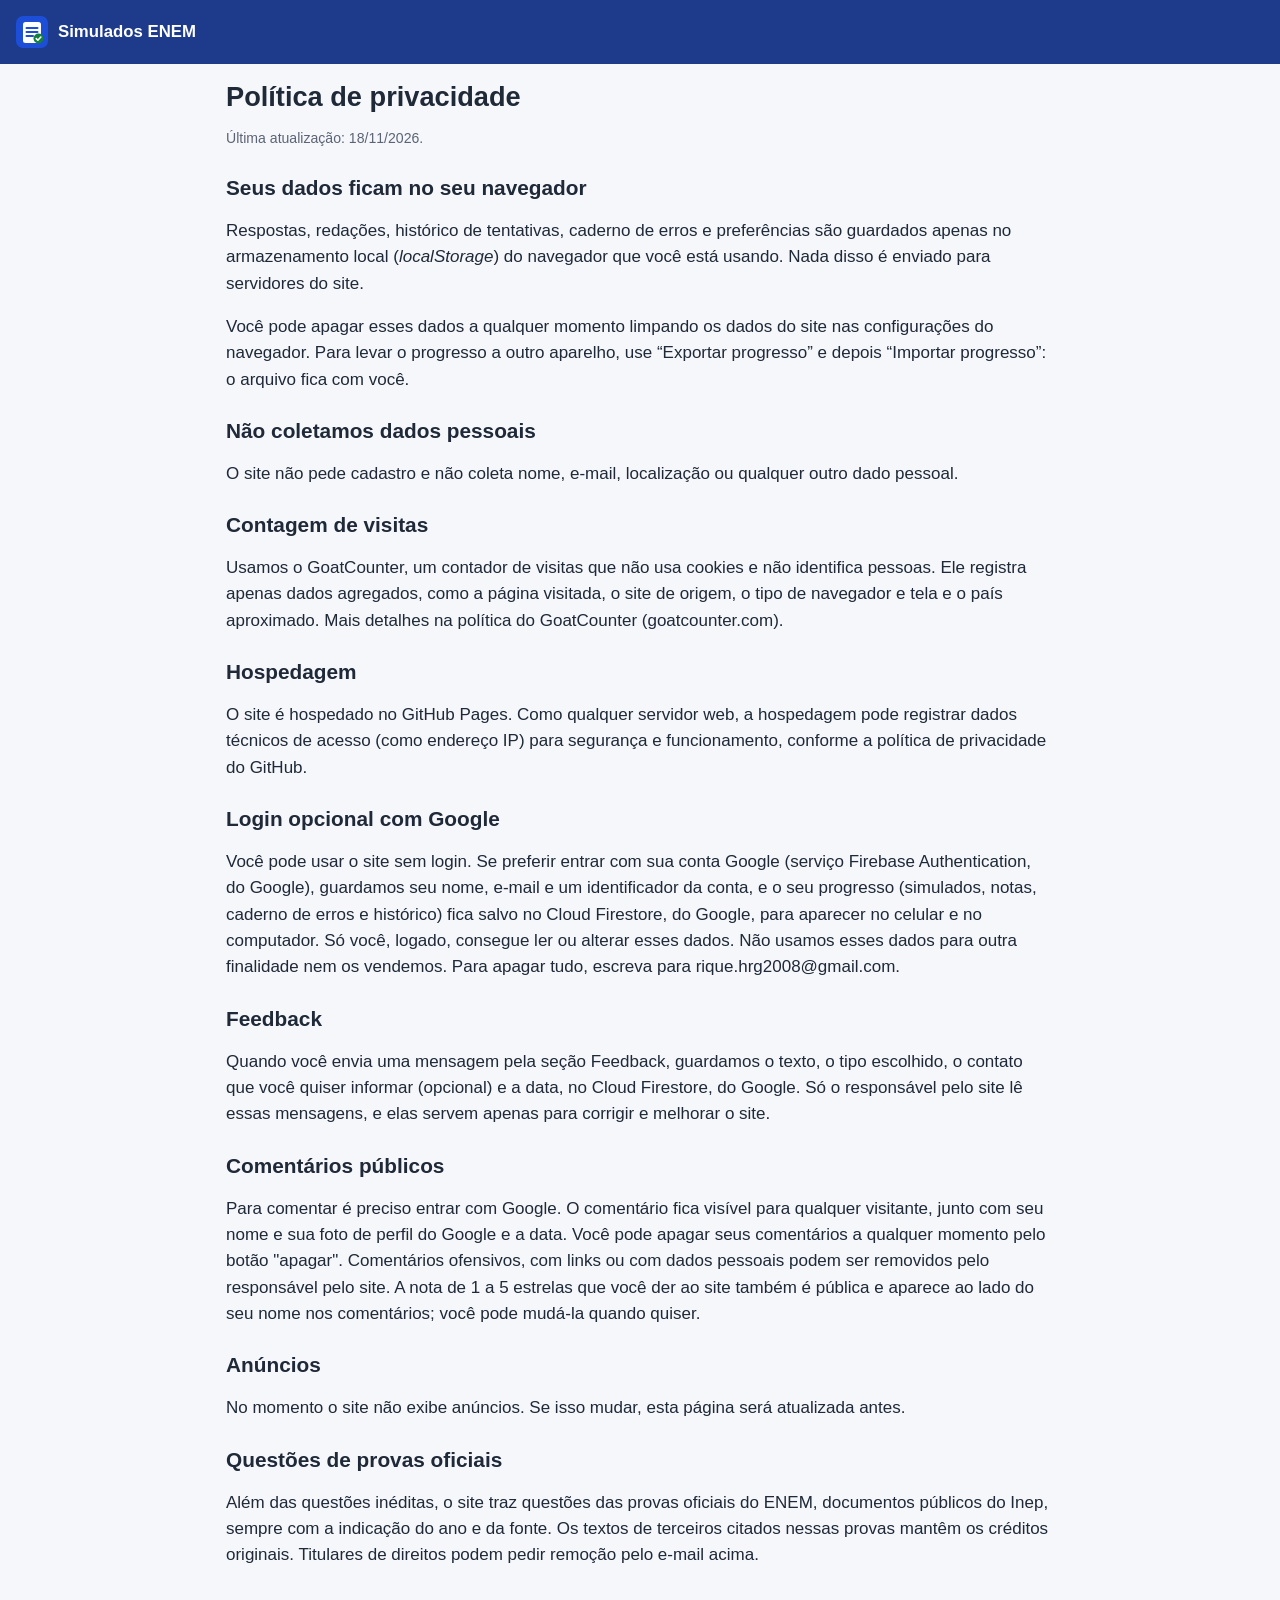
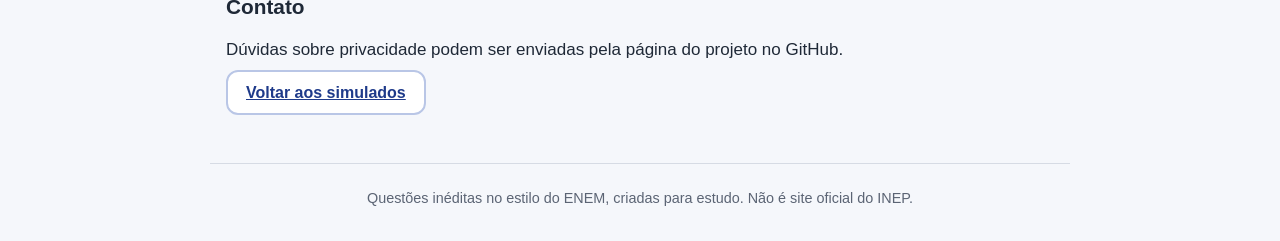
<file: privacidade.html>
<!DOCTYPE html>
<html lang="pt-BR">
<head>
<meta charset="utf-8">
<meta name="viewport" content="width=device-width, initial-scale=1, viewport-fit=cover">
<title>Política de privacidade | Simulados ENEM</title>
<meta name="description" content="Como o site Simulados ENEM trata seus dados: o progresso fica salvo só no seu navegador, sem coleta de dados pessoais.">
<meta name="robots" content="index, follow">
<meta name="theme-color" content="#1d4ed8">
<link rel="canonical" href="https://rique0tn.github.io/simulados-enem/privacidade.html">
<link rel="icon" href="favicon.svg" type="image/svg+xml">
<link rel="stylesheet" href="css/style.css">
<script data-goatcounter="https://simulados-enem.goatcounter.com/count" async src="//gc.zgo.at/count.js"></script>
</head>
<body>
<header class="topo">
  <a href="./" class="marca" aria-label="Simulados ENEM – início"><img src="favicon.svg" alt="" width="32" height="32"><span>Simulados ENEM</span></a>
</header>
<main id="conteudo" class="pagina-texto">
  <h1>Política de privacidade</h1>
  <p class="nota-peq">Última atualização: 18/11/2026.</p>
  <h2>Seus dados ficam no seu navegador</h2>
  <p>Respostas, redações, histórico de tentativas, caderno de erros e preferências são guardados apenas no armazenamento local (<em>localStorage</em>) do navegador que você está usando. Nada disso é enviado para servidores do site.</p>
  <p>Você pode apagar esses dados a qualquer momento limpando os dados do site nas configurações do navegador. Para levar o progresso a outro aparelho, use “Exportar progresso” e depois “Importar progresso”: o arquivo fica com você.</p>
  <h2>Não coletamos dados pessoais</h2>
  <p>O site não pede cadastro e não coleta nome, e-mail, localização ou qualquer outro dado pessoal.</p>
  <h2>Contagem de visitas</h2>
  <p>Usamos o GoatCounter, um contador de visitas que não usa cookies e não identifica pessoas. Ele registra apenas dados agregados, como a página visitada, o site de origem, o tipo de navegador e tela e o país aproximado. Mais detalhes na política do GoatCounter (goatcounter.com).</p>
  <h2>Hospedagem</h2>
  <p>O site é hospedado no GitHub Pages. Como qualquer servidor web, a hospedagem pode registrar dados técnicos de acesso (como endereço IP) para segurança e funcionamento, conforme a política de privacidade do GitHub.</p>
  <h2>Login opcional com Google</h2>
  <p>Você pode usar o site sem login. Se preferir entrar com sua conta Google (serviço Firebase Authentication, do Google), guardamos seu nome, e-mail e um identificador da conta, e o seu progresso (simulados, notas, caderno de erros e histórico) fica salvo no Cloud Firestore, do Google, para aparecer no celular e no computador. Só você, logado, consegue ler ou alterar esses dados. Não usamos esses dados para outra finalidade nem os vendemos. Para apagar tudo, escreva para rique.hrg2008@gmail.com.</p>
  <h2>Feedback</h2>
  <p>Quando você envia uma mensagem pela seção Feedback, guardamos o texto, o tipo escolhido, o contato que você quiser informar (opcional) e a data, no Cloud Firestore, do Google. Só o responsável pelo site lê essas mensagens, e elas servem apenas para corrigir e melhorar o site.</p>
  <h2>Comentários públicos</h2>
  <p>Para comentar é preciso entrar com Google. O comentário fica visível para qualquer visitante, junto com seu nome e sua foto de perfil do Google e a data. Você pode apagar seus comentários a qualquer momento pelo botão "apagar". Comentários ofensivos, com links ou com dados pessoais podem ser removidos pelo responsável pelo site. A nota de 1 a 5 estrelas que você der ao site também é pública e aparece ao lado do seu nome nos comentários; você pode mudá-la quando quiser.</p>
  <h2>Anúncios</h2>
  <p>No momento o site não exibe anúncios. Se isso mudar, esta página será atualizada antes.</p>
  <h2>Questões de provas oficiais</h2>
  <p>Além das questões inéditas, o site traz questões das provas oficiais do ENEM, documentos públicos do Inep, sempre com a indicação do ano e da fonte. Os textos de terceiros citados nessas provas mantêm os créditos originais. Titulares de direitos podem pedir remoção pelo e-mail acima.</p>
  <h2>Contato</h2>
  <p>Dúvidas sobre privacidade podem ser enviadas pela página do projeto no GitHub.</p>
  <p><a class="btn btn-sec" href="./">Voltar aos simulados</a></p>
</main>
<footer class="rodape">
  <p>Questões inéditas no estilo do ENEM, criadas para estudo. Não é site oficial do INEP.</p>
</footer>
</body>
</html>
</file>
<file: css/style.css>
:root{
  --azul:#1d4ed8; --azul-esc:#1e3a8a; --azul-claro:#e8efff;
  --verde:#15803d; --verde-claro:#e7f6ec; --vermelho:#b91c1c; --vermelho-claro:#fdecec;
  --amarelo:#a16207; --amarelo-claro:#fef6dc;
  --texto:#1f2937; --suave:#5b6474; --borda:#d6dbe4; --fundo:#f5f7fb; --branco:#fff;
  --raio:14px; --sombra:0 1px 3px rgba(16,24,40,.08),0 1px 2px rgba(16,24,40,.04);
  --fonte:-apple-system,BlinkMacSystemFont,"Segoe UI",Roboto,"Helvetica Neue",Arial,sans-serif;
}
*{box-sizing:border-box}
html{-webkit-text-size-adjust:100%}
body{margin:0;font-family:var(--fonte);color:var(--texto);background:var(--fundo);line-height:1.55;font-size:17px;
  padding-bottom:env(safe-area-inset-bottom)}
img{max-width:100%}
h1,h2,h3{line-height:1.25;margin:0 0 .5em}
h1{font-size:1.7rem} .h2,h2{font-size:1.3rem} .h3{font-size:1.1rem}
small{font-weight:400;color:var(--suave)}
a{color:var(--azul)}
[hidden]{display:none!important}
.pular{position:absolute;left:-999px;top:0;background:#000;color:#fff;padding:8px 12px;z-index:100}
.pular:focus{left:8px}
:focus-visible{outline:3px solid #f59e0b;outline-offset:2px}

.topo{background:var(--azul-esc);color:#fff;padding:10px 16px;padding-top:calc(10px + env(safe-area-inset-top))}
.marca{display:inline-flex;align-items:center;gap:10px;color:#fff;text-decoration:none;font-weight:700;font-size:1.05rem;min-height:44px}
main{max-width:860px;margin:0 auto;padding:16px}
.tela{animation:surge .15s ease-out}
@keyframes surge{from{opacity:.4}to{opacity:1}}

.hero{padding:8px 0 4px}
.sub{color:var(--suave);font-size:1.02rem}
.cartoes{display:grid;gap:14px;grid-template-columns:1fr;margin:14px 0}
@media(min-width:720px){.cartoes{grid-template-columns:1fr 1fr}}
.cartao{background:var(--branco);border:1px solid var(--borda);border-radius:var(--raio);padding:16px;box-shadow:var(--sombra)}
.cartao h2{font-size:1.2rem}
.status{font-weight:600;color:var(--azul-esc)}
.acoes{display:flex;flex-wrap:wrap;gap:10px;margin-top:10px}
.centro{text-align:center;margin:8px 0 16px}
.ferramentas{background:var(--branco);border:1px solid var(--borda);border-radius:var(--raio);padding:16px;margin:16px 0}
.info section{margin:22px 0}
.info li{margin-bottom:8px}
details{background:var(--branco);border:1px solid var(--borda);border-radius:10px;padding:12px 14px;margin:8px 0}
summary{cursor:pointer;font-weight:600;min-height:28px}
.nota-peq{font-size:.88rem;color:var(--suave)}

.btn{appearance:none;-webkit-appearance:none;border:2px solid transparent;border-radius:12px;padding:12px 18px;font-size:1rem;font-weight:600;
  min-height:48px;cursor:pointer;font-family:inherit;touch-action:manipulation;line-height:1.2}
.btn-pri{background:var(--azul);color:#fff}
.btn-pri:hover{background:#1e40af}
.btn-sec{background:var(--branco);color:var(--azul-esc);border-color:#b9c6e6}
.btn-sec:hover{background:var(--azul-claro)}
.btn-perigo{background:var(--vermelho);color:#fff}
.btn-peq{min-height:44px;padding:8px 12px;font-size:.95rem}
.btn:disabled{opacity:.5;cursor:not-allowed}
.btn-x{background:none;border:0;font-size:2rem;line-height:1;min-width:48px;min-height:48px;cursor:pointer;color:var(--suave)}

fieldset{border:1px solid var(--borda);border-radius:12px;padding:12px 14px;margin:0 0 14px}
legend{font-weight:700;padding:0 6px}
.opcao{display:flex;align-items:center;gap:10px;min-height:48px;font-size:1.05rem;cursor:pointer}
.opcao input{width:22px;height:22px}
.interruptor{display:flex;align-items:center;gap:12px;min-height:48px;cursor:pointer}
.interruptor input{appearance:none;-webkit-appearance:none;width:52px;height:30px;border-radius:30px;background:#c5ccd8;position:relative;flex:none;cursor:pointer;transition:background .15s;margin:0}
.interruptor input::after{content:"";position:absolute;top:3px;left:3px;width:24px;height:24px;border-radius:50%;background:#fff;box-shadow:0 1px 2px rgba(0,0,0,.3);transition:left .15s}
.interruptor input:checked{background:var(--verde)}
.interruptor input:checked::after{left:25px}
.interruptor.mini span{font-weight:600;font-size:.95rem}

.aviso{background:var(--amarelo-claro);color:#713f12;border-bottom:1px solid #f1d58a;padding:10px 16px;font-size:.95rem}

/* prova */
.barra-prova{position:sticky;top:0;z-index:10;background:var(--fundo);padding:8px 0 10px;border-bottom:1px solid var(--borda);margin:-16px -16px 12px;padding-left:16px;padding-right:16px;padding-top:calc(8px + env(safe-area-inset-top))}
.barra-linha{display:flex;align-items:center;justify-content:space-between;gap:8px;flex-wrap:wrap}
.barra-linha + .barra-linha{margin-top:6px}
.barra-linha h1{margin:0}
.cronometro{font-variant-numeric:tabular-nums;font-weight:700;background:var(--branco);border:1px solid var(--borda);border-radius:10px;padding:4px 10px}
.salvo{font-size:.85rem;color:var(--suave)}
.area-questao{background:var(--branco);border:1px solid var(--borda);border-radius:var(--raio);padding:16px;box-shadow:var(--sombra);outline:none}
.q-cab{display:flex;justify-content:space-between;gap:8px;align-items:baseline;flex-wrap:wrap;margin-bottom:8px}
.q-num{font-weight:800;font-size:1.15rem;color:var(--azul-esc)}
.q-area{font-size:.85rem;color:var(--suave)}
.texto-base p{margin:0 0 .7em}
.texto-base .rotulo{font-weight:700;margin-top:.8em}
.texto-base .descricao{background:#f2f4f8;border-left:4px solid #9aa6bd;padding:10px 12px;border-radius:6px;font-style:italic;color:#374151}
.texto-base table{border-collapse:collapse;margin:.4em 0 1em;width:100%;font-size:.95rem}
.texto-base th,.texto-base td{border:1px solid var(--borda);padding:6px 8px;text-align:left}
.texto-base th{background:var(--azul-claro)}
.fonte{font-size:.8rem;color:var(--suave);text-align:right;margin:-.2em 0 1em}
.enunciado{font-weight:600;margin:12px 0}
.alternativas{border:0;padding:0;margin:0}
.alt{display:flex;gap:12px;align-items:flex-start;border:2px solid var(--borda);border-radius:12px;padding:12px;margin:8px 0;cursor:pointer;min-height:52px;background:#fff;transition:border-color .1s,background .1s}
.alt input{position:absolute;opacity:0;width:1px;height:1px}
.alt .letra{flex:none;width:32px;height:32px;border-radius:50%;border:2px solid #9aa6bd;display:flex;align-items:center;justify-content:center;font-weight:800}
.alt:hover{border-color:#9db0dc}
.alt.sel{border-color:var(--azul);background:var(--azul-claro)}
.alt.sel .letra{background:var(--azul);border-color:var(--azul);color:#fff}
.alt input:focus-visible + .letra{outline:3px solid #f59e0b;outline-offset:2px}
.alt.certa{border-color:var(--verde);background:var(--verde-claro)}
.alt.certa .letra{background:var(--verde);border-color:var(--verde);color:#fff}
.alt.errada{border-color:var(--vermelho);background:var(--vermelho-claro)}
.alt.errada .letra{background:var(--vermelho);border-color:var(--vermelho);color:#fff}
.alt.bloq{cursor:default}
.feedback{border-radius:12px;padding:12px 14px;margin-top:12px}
.feedback.ok{background:var(--verde-claro);border:1px solid #a7dcb6}
.feedback.erro{background:var(--vermelho-claro);border:1px solid #f0b4b4}
.feedback.neutro{background:#f2f4f8;border:1px solid var(--borda)}
.feedback strong{display:block;margin-bottom:4px}
.limpar{margin-top:6px}
.nav-prova{position:sticky;bottom:0;display:flex;gap:10px;justify-content:space-between;background:var(--fundo);padding:10px 0;padding-bottom:calc(10px + env(safe-area-inset-bottom));margin-top:12px;border-top:1px solid var(--borda)}
.nav-prova .btn{flex:1}

/* grade */
.modal{position:fixed;inset:0;background:rgba(15,23,42,.55);z-index:50;display:flex;align-items:flex-end;justify-content:center}
@media(min-width:720px){.modal{align-items:center}}
.modal-caixa{background:#fff;width:100%;max-width:640px;max-height:88vh;overflow:auto;border-radius:18px 18px 0 0;padding:16px;padding-bottom:calc(16px + env(safe-area-inset-bottom))}
@media(min-width:720px){.modal-caixa{border-radius:18px}}
.modal-topo{display:flex;justify-content:space-between;align-items:center}
.grade{display:grid;grid-template-columns:repeat(auto-fill,minmax(48px,1fr));gap:6px}
.grade .sec{grid-column:1/-1;font-weight:700;margin-top:8px;color:var(--azul-esc)}
.cel{min-height:48px;border-radius:10px;border:2px solid var(--borda);background:#fff;font-weight:700;font-size:.95rem;cursor:pointer;font-family:inherit;color:var(--texto)}
.cel.r{background:var(--azul-claro);border-color:#9db0dc}
.cel.c{background:var(--verde-claro);border-color:var(--verde)}
.cel.e{background:var(--vermelho-claro);border-color:var(--vermelho)}
.cel.atual{outline:3px solid #f59e0b}
.cel.red{grid-column:span 3}
.legenda{font-size:.85rem;color:var(--suave);display:flex;flex-wrap:wrap;gap:6px 10px;align-items:center}
.lg{display:inline-block;width:14px;height:14px;border-radius:4px;border:2px solid var(--borda);vertical-align:middle}
.lg-r{background:var(--azul-claro);border-color:#9db0dc}.lg-c{background:var(--verde-claro);border-color:var(--verde)}.lg-e{background:var(--vermelho-claro);border-color:var(--vermelho)}
.lista-botoes{display:flex;flex-direction:column;gap:10px;margin-top:10px}

/* redação */
.folha{border:2px solid var(--borda);border-radius:12px;background:#fffef9;overflow:hidden;box-shadow:0 1px 3px rgba(0,0,0,.06)}
.folha:focus-within{border-color:var(--azul)}
.folha-cab{display:flex;justify-content:space-between;padding:8px 14px;font-size:.78rem;letter-spacing:.04em;text-transform:uppercase;color:#8a7f5a;background:#f7f2df;border-bottom:1px solid #e8e0c2}
.redacao textarea{display:block;width:100%;box-sizing:border-box;height:calc(30 * 30px + 16px);min-height:320px;max-height:75vh;font-family:Georgia,"Times New Roman",serif;font-size:17px;line-height:30px;border:0;border-radius:0;padding:8px 16px 8px 44px;resize:vertical;color:#1d1d1d;
  background-color:#fffef9;background-image:linear-gradient(to right,transparent 33px,#f2b8b8 33px,#f2b8b8 35px,transparent 35px),repeating-linear-gradient(to bottom,transparent 0,transparent 29px,#e6dfc6 29px,#e6dfc6 30px);background-position:0 0,0 8px;background-size:100% 100%,100% 30px;background-attachment:local,local}
@media (max-width:480px){.redacao textarea{font-size:16px;padding-left:30px;background-image:linear-gradient(to right,transparent 21px,#f2b8b8 21px,#f2b8b8 23px,transparent 23px),repeating-linear-gradient(to bottom,transparent 0,transparent 29px,#e6dfc6 29px,#e6dfc6 30px);max-height:65vh}}
.medidor{margin:10px 0 2px}
.medidor-barra{position:relative;height:8px;border-radius:99px;background:#e9edf5;overflow:visible}
.medidor-barra span{display:block;height:100%;border-radius:99px;background:var(--verde);transition:width .2s}
.medidor-barra span.alerta{background:var(--vermelho)}
.medidor-barra i{position:absolute;top:-3px;width:2px;height:14px;background:#7a869a}
.medidor-leg{position:relative;display:flex;justify-content:space-between;font-size:.75rem;color:#6b778c;margin-top:4px;height:1em}
.medidor-leg span:nth-child(2){position:absolute;transform:translateX(-50%)}
.redacao textarea:focus{border-color:var(--azul);outline:none}
.contadores{display:flex;gap:12px;flex-wrap:wrap;font-size:.92rem;margin:6px 0;align-items:center}
.contadores .alerta{color:var(--vermelho);font-weight:700}
.contadores .ok{color:var(--verde);font-weight:700}
.motivadores{margin:10px 0}
.motivadores .txt{border-left:3px solid var(--borda);padding-left:10px;margin:10px 0}
.res-redacao{margin-top:14px}
.nota-card{display:flex;justify-content:space-between;align-items:center;gap:16px;flex-wrap:wrap;border-radius:16px;padding:16px 20px;margin:8px 0 12px;color:#fff;background:linear-gradient(135deg,#1e4fd8,#18a058)}
.nota-card.nota-baixa{background:linear-gradient(135deg,#b3261e,#e8711a)}.nota-card.nota-media{background:linear-gradient(135deg,#c77700,#e0a800)}.nota-card.nota-boa{background:linear-gradient(135deg,#1e4fd8,#2a8bd8)}
.nota-rot{font-size:.8rem;text-transform:uppercase;letter-spacing:.06em;opacity:.9}
.nota-total{font-size:2.8rem;font-weight:800;line-height:1;margin:4px 0;color:#fff}
.nota-total small{font-size:1rem;font-weight:600;opacity:.85;margin-left:4px;color:#fff}
.nota-faixa{display:inline-block;background:rgba(255,255,255,.22);border-radius:99px;padding:2px 10px;font-size:.85rem;font-weight:600}
.nota-meta{list-style:none;margin:0;padding:0;display:flex;gap:14px;font-size:.85rem}
.nota-meta b{display:block;font-size:1.3rem}
.comp-tit{margin:16px 0 8px}
.comp-barras{display:flex;flex-direction:column;gap:10px;margin-bottom:12px}
.cb{display:grid;grid-template-columns:34px 1fr 40px;align-items:center;gap:2px 8px}
.cb-n{font-weight:800;color:var(--azul-esc)}
.cb-nome{font-size:.9rem}
.cb-v{text-align:right;font-weight:700}
.cb-barra{grid-column:1/-1;height:8px;border-radius:99px;background:#e9edf5;overflow:hidden}
.cb-barra span{display:block;height:100%;border-radius:99px;background:var(--verde)}
.cb-barra span.nota-baixa{background:var(--vermelho)}.cb-barra span.nota-media{background:#e0a800}.cb-barra span.nota-boa{background:#2a8bd8}
details.comp summary{cursor:pointer;display:flex;align-items:flex-start;font-size:.95rem;justify-content:space-between;gap:8px;font-weight:700;list-style:none}
details.comp summary::-webkit-details-marker{display:none}
details.comp summary::after{content:"▾";margin-left:6px;color:#7a869a}
details.comp[open] summary::after{content:"▴"}
.comp-v{margin-left:auto;white-space:nowrap}
.comp-dica{background:#eef4ff;border-radius:8px;padding:8px 10px;font-size:.92rem}
.comp{border:1px solid var(--borda);border-radius:12px;padding:12px;margin:10px 0}
.comp h4{margin:0 0 6px;display:flex;justify-content:space-between;gap:8px}
.comp ul{margin:6px 0;padding-left:20px}
.comp li{margin:4px 0}
.comp q{background:#fff3c4;quotes:"“" "”"}
mark{background:#ffe08a;padding:0 2px;border-radius:3px}
.aviso-auto{background:var(--amarelo-claro);border:1px solid #f1d58a;border-radius:10px;padding:10px 12px;font-size:.92rem}
.zerada{background:var(--vermelho-claro);border:1px solid #f0b4b4;border-radius:10px;padding:10px 12px;font-weight:600}

/* resultado */
.abas{display:flex;gap:8px;flex-wrap:wrap;margin-bottom:12px}
.aba{min-height:44px}
.aba[aria-selected="true"]{background:var(--azul);color:#fff;border-color:var(--azul)}
.resumo{display:grid;grid-template-columns:repeat(auto-fit,minmax(140px,1fr));gap:10px;margin:10px 0}
.kpi{background:#fff;border:1px solid var(--borda);border-radius:12px;padding:12px;text-align:center}
.kpi b{display:block;font-size:1.6rem}
.kpi.verde b{color:var(--verde)} .kpi.verm b{color:var(--vermelho)}
.tabela-wrap{overflow-x:auto}
table.res{width:100%;border-collapse:collapse;background:#fff;border-radius:12px;overflow:hidden;font-size:.95rem}
table.res th,table.res td{padding:9px 8px;border-bottom:1px solid var(--borda);text-align:left;vertical-align:top}
table.res th{background:var(--azul-claro)}
.barra{height:8px;background:#e5e7eb;border-radius:8px;overflow:hidden;margin-top:4px}
.barra i{display:block;height:100%;background:var(--verde)}
.faixa{font-weight:700;white-space:nowrap}
.rev{background:#fff;border:1px solid var(--borda);border-radius:12px;margin:8px 0;padding:0}
.rev summary{padding:12px 14px}
.rev .corpo{padding:0 14px 14px}
.selo{display:inline-block;font-size:.78rem;font-weight:700;border-radius:20px;padding:2px 8px;margin-left:6px}
.selo.e{background:var(--vermelho-claro);color:var(--vermelho)}.selo.b{background:#eef0f4;color:var(--suave)}

/* anúncios (reservados, sem código) */
.ad-slot{display:block;min-height:100px;margin:18px 0;background:transparent;overflow:hidden}
@media(min-width:768px){.ad-slot{min-height:90px;max-height:250px}}

.toast{position:fixed;left:50%;transform:translateX(-50%);bottom:calc(84px + env(safe-area-inset-bottom));background:#111827;color:#fff;padding:10px 16px;border-radius:12px;z-index:60;max-width:92vw;font-size:.95rem;box-shadow:0 4px 16px rgba(0,0,0,.25)}
.rodape{max-width:860px;margin:24px auto 0;padding:18px 16px 28px;border-top:1px solid var(--borda);color:var(--suave);font-size:.9rem;text-align:center}
.rodape p{margin:.3em 0}
@media print{.topo,.barra-prova,.nav-prova,.ad-slot,.rodape{display:none}}
.sr-only{position:absolute!important;width:1px;height:1px;padding:0;margin:-1px;overflow:hidden;clip:rect(0,0,0,0);white-space:nowrap;border:0}
.areas{display:grid;gap:10px;grid-template-columns:1fr;margin:10px 0}
@media(min-width:720px){.areas{grid-template-columns:1fr 1fr}}
.area-card{background:#fff;border:1px solid var(--borda);border-radius:12px;padding:12px 14px}
.ac-topo{display:flex;justify-content:space-between;align-items:baseline;gap:8px}
.ac-topo h3{margin:0}
.ac-topo .faixa{font-size:1.25rem;color:var(--azul-esc)}
.ac-nums{display:flex;flex-wrap:wrap;gap:4px 14px;margin:8px 0 0;font-size:.92rem}
.ac-nums .verde{color:var(--verde);font-weight:600}.ac-nums .verm{color:var(--vermelho);font-weight:600}
#res-erros{margin-top:22px}

/* ===== v2 ===== */
.topo{display:flex;flex-wrap:wrap;align-items:center;justify-content:space-between;gap:6px 12px}
.auth-area{margin-left:auto}
.btn-login{min-height:40px;padding:6px 12px;font-size:.88rem}
.topo .btn-login:disabled{opacity:.75;background:#fff;color:var(--azul-esc)}
.menu-topo{flex-basis:100%;display:flex;flex-wrap:wrap;gap:2px 4px;margin:0 -4px}
.menu-topo::-webkit-scrollbar{display:none}
.menu-topo a{color:#dbe5ff;text-decoration:none;white-space:nowrap;padding:6px 9px;border-radius:10px;font-size:.93rem;font-weight:600;min-height:40px;display:inline-flex;align-items:center}
.menu-topo a:hover{background:rgba(255,255,255,.12);color:#fff}
.menu-topo a[aria-current=page]{background:#fff;color:var(--azul-esc)}
.atalhos{display:flex;flex-wrap:wrap;gap:10px;margin:4px 0 14px}
.contagem{color:var(--vermelho)}
.rotulo-estimativa{background:var(--amarelo-claro);border:1px solid #f1d58a;color:#713f12;border-radius:10px;padding:8px 12px;font-weight:700;font-size:.95rem;margin:0 0 12px}
.ad-rotulo{display:block;font-size:.72rem;letter-spacing:.06em;text-transform:uppercase;color:var(--suave);text-align:center;padding-top:4px}
.filtros{display:grid;grid-template-columns:1fr 1fr;gap:10px;margin:10px 0}
@media(min-width:720px){.filtros{grid-template-columns:repeat(4,1fr)}}
.filtros label,.filtros-1{display:flex;flex-direction:column;gap:4px;font-weight:600;font-size:.92rem}
select{font:inherit;font-size:1rem;min-height:46px;border:1px solid #b9c6e6;border-radius:10px;padding:8px 10px;background:#fff;color:var(--texto);max-width:100%}
#treino-sessao .barra-linha{margin-bottom:10px}
#treino-sessao .status{margin:0}
.grafico{width:100%;height:auto;display:block}
.grafico .grade-linha{stroke:#e3e7ef;stroke-width:1}
.grafico .eixo{font-size:15px;fill:var(--suave)}
.grafico{max-width:640px;margin:0 auto}
.legenda-graf{display:flex;flex-wrap:wrap;gap:12px;font-size:.88rem;color:var(--suave)}
.legenda-graf i{display:inline-block;width:12px;height:12px;border-radius:50%;margin-right:5px;vertical-align:-1px}
.estudar{padding:0;list-style:none;margin:0}
.estudar li{display:flex;align-items:center;gap:8px 12px;flex-wrap:wrap;padding:8px 0;border-top:1px solid var(--borda)}
.estudar li>span:first-child{flex:1 1 200px}
.estudar .verm{font-weight:700}
.verde{color:var(--verde)} .verm{color:var(--vermelho)}
#tela-evolucao .cartao,#tela-caderno .cartao,#tela-agora .cartao{margin:12px 0}
.agora ul{margin:0;padding-left:20px} .agora li{margin:4px 0}
.pagina-texto h2{margin-top:1.2em}
#sr-area{margin-top:12px}

/* lobby (tela de boas-vindas) */
.com-lobby{overflow:hidden}
.lobby{position:fixed;inset:0;z-index:100;background:radial-gradient(circle at 20% 15%,rgba(255,255,255,.14) 0 18%,transparent 19%),radial-gradient(circle at 85% 85%,rgba(255,255,255,.10) 0 22%,transparent 23%),linear-gradient(135deg,#1e3a8a 0%,#1d4ed8 50%,#15803d 100%);display:flex;align-items:center;justify-content:center;padding:20px;padding-top:calc(20px + env(safe-area-inset-top))}
.lobby-caixa{background:var(--branco);border-radius:var(--raio);padding:24px 20px;max-width:420px;width:100%;box-shadow:0 10px 30px rgba(0,0,0,.25);text-align:center}
.lobby-caixa h2{margin:0 0 6px;color:var(--azul-esc)}
.lobby-sub{color:var(--suave);margin:0 0 18px}
.lobby-btn{display:block;width:100%;margin:10px 0 4px;min-height:52px}
.lobby-caixa .nota-peq{margin:0 0 12px}
.lobby-aviso{background:var(--amarelo-claro);color:#713f12;border:1px solid #f1d58a;border-radius:10px;padding:10px 12px;font-size:.9rem;margin:8px 0 0;text-align:left}
.lobby-selo{display:block;font-size:.95rem;font-weight:600;color:var(--verde);margin-top:4px}

.auth-area{display:flex;align-items:center;gap:8px}
.perfil{display:inline-flex;align-items:center;gap:6px;font-weight:600;font-size:.9rem}
.avatar{width:30px;height:30px;border-radius:50%;object-fit:cover;flex:none;border:2px solid #fff;box-shadow:0 0 0 1px rgba(0,0,0,.15)}
.avatar-ini{display:inline-flex;align-items:center;justify-content:center;background:#1e88e5;color:#fff;font-size:.85rem}
@media (max-width:480px){.perfil-nome{display:none}}

.cm-lista{list-style:none;padding:0;margin:12px 0 0;display:flex;flex-direction:column;gap:12px}
.cm-item{display:flex;gap:10px;align-items:flex-start}
.cm-corpo{flex:1;min-width:0}
.cm-topo{display:flex;align-items:center;gap:4px;flex-wrap:wrap}
.cm-texto{margin:2px 0 0;white-space:pre-wrap;overflow-wrap:anywhere}
.cm-apagar{margin-left:auto;background:none;border:0;color:#c62828;font:inherit;font-size:.8rem;cursor:pointer}

.av-resumo{display:flex;align-items:baseline;gap:6px;margin:6px 0}
.av-media{font-size:1.6rem;font-weight:700}
.av-est,.cm-est{color:#f5a623;letter-spacing:1px}
.av-minha{display:flex;align-items:center;gap:8px;margin:4px 0 10px;flex-wrap:wrap}
.estrelas-in button{background:none;border:0;font-size:1.7rem;line-height:1;color:#ccc;cursor:pointer;padding:0 2px}
.estrelas-in button.on{color:#f5a623}
.estrelas-in:hover button{color:#f5a623}
.estrelas-in button:hover~button{color:#ccc}
</file>
